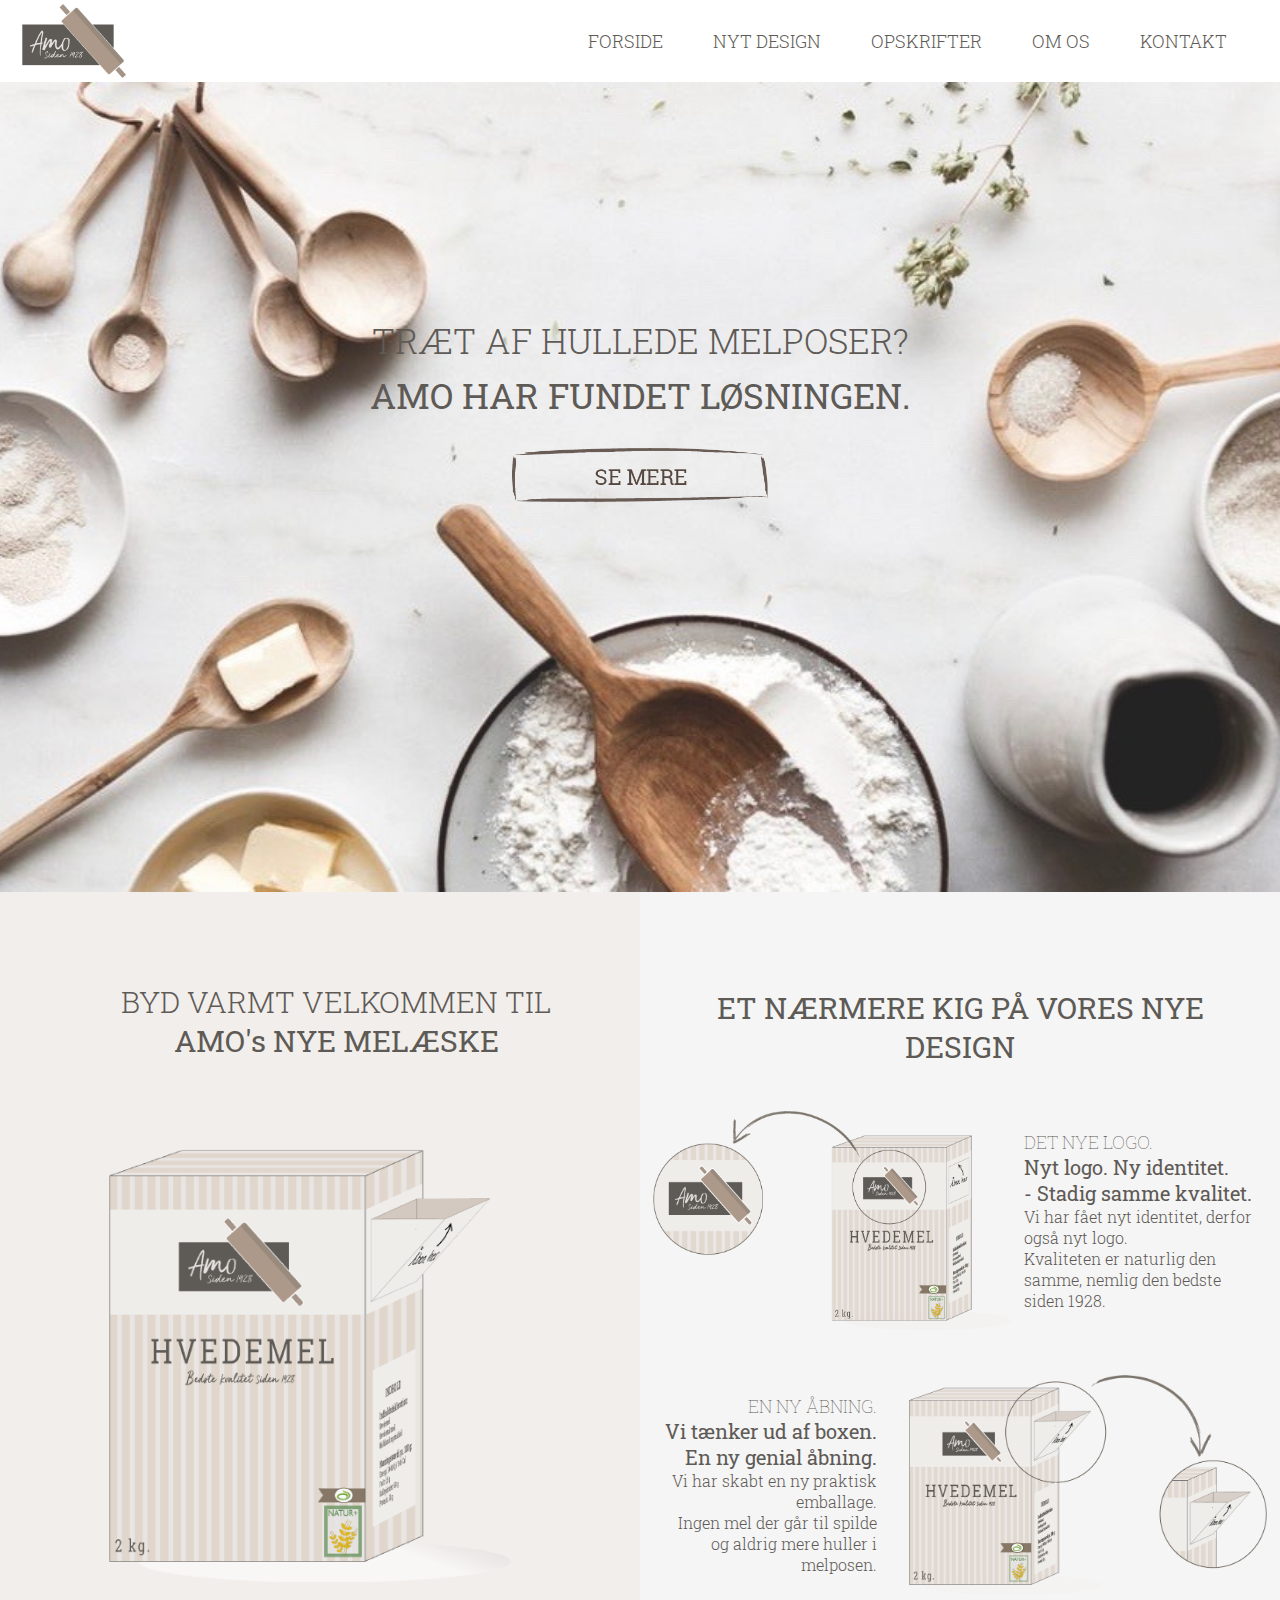
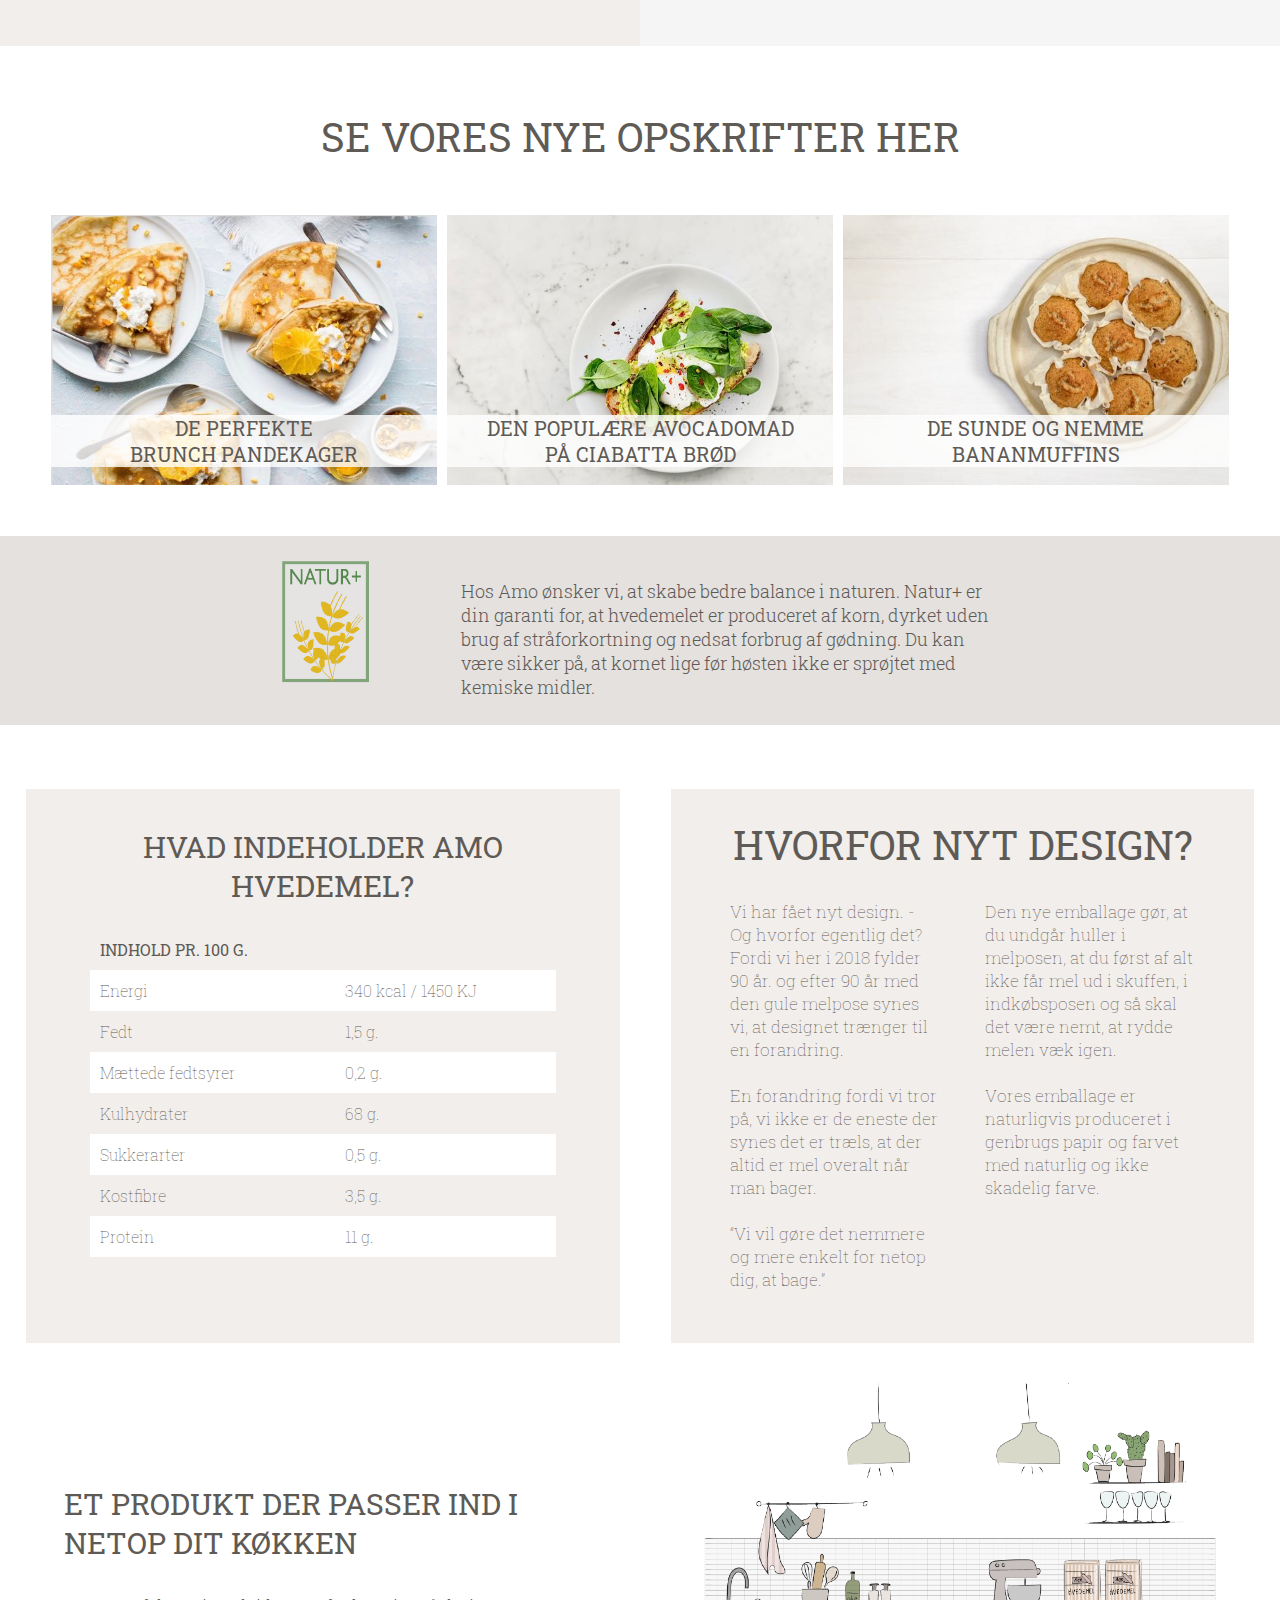
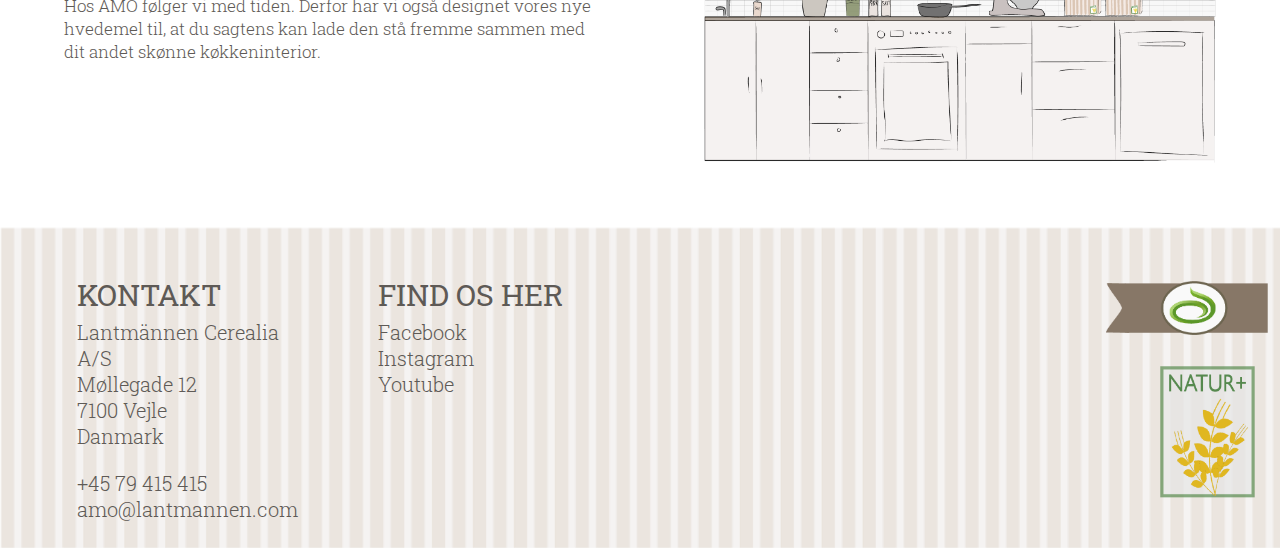
<file: index.html>
<!DOCTYPE html>
<html lang="da">

<head>
    <meta charset="UTF-8">

    <meta name="viewport" content="width=device-width, minimum-scale=1.0">

    <title>Amo Hvedemel - Bedste kvaltiet indeni og udenpå.</title>

    <meta name="description" content="Amos hvedemel har fået nyt design og nyt logo. Praktisk og nem at bruge. Fri for huller i melposen. Miljøvenlig indpakning.">

    <link rel="stylesheet" href="css/style.css">
    <link href="https://fonts.googleapis.com/css?family=Roboto+Slab:100,300,400,700" rel="stylesheet">
</head>

<body>

    <header>
        <div id="logo-burger">
            <a href="index.html"><img class="logo1" src="images/logo-amo.png" alt="amo-logo"></a>
            <label for="toggle">&#9776;</label>
        </div>
        <nav>
            <input type="checkbox" id="toggle" class="hidden">
            <ul id="main-nav">
                <li><a href="index.html">FORSIDE</a></li>
                <li><a href="index.html#nyt-design">NYT DESIGN</a>
                </li>
                <li><a href="index.html#opskrifter">OPSKRIFTER</a></li>
                <li><a href="om-amo.html">OM OS</a></li>
                <li><a href="#kontakt">KONTAKT</a></li>
            </ul>
        </nav>
    </header>


    <section id="home">
        <h1>TRÆT AF HULLEDE MELPOSER? <br><b>AMO HAR FUNDET LØSNINGEN.</b></h1>
        <a href="#velkommen"><img class="se-mere" src="images/se-mere.png" alt="se-mere"></a>
    </section>

    <div id="laptop">
        <section id="velkommen">
            <div class="velkommen-tablet">
                <h3>BYD VARMT VELKOMMEN TIL <br> <b>AMO's NYE MELÆSKE</b></h3>
                <img class="forside-billede" src="images/amo-hvedemel-forside.png" alt="amo-hvedemel-ny-indpakning">
            </div>
            <div class="boks">
                <a href="#nyt-design"><img class="se-mere1" src="images/se-mere.png" alt="se-mere"></a>
            </div>
        </section>


        <section id="nyt-design">
            <h2>ET NÆRMERE KIG PÅ VORES NYE DESIGN</h2>
            <div class="ny-aabning">
                <img src="images/nyt-logo-amo.png" alt="amo-logo">
                <div class="nyt-design-tekst">
                    <p class="p1">DET NYE LOGO.</p>
                    <p class="p2">Nyt logo. Ny identitet.
                        <br>- Stadig samme kvalitet.</p>
                    <p class="p3">Vi har fået nyt identitet, derfor også nyt logo. <br>
                        Kvaliteten er naturlig den samme, nemlig den bedste siden 1928.
                    </p>
                </div>
            </div>
            <div class="nyt-logo">
                <img src="images/ny-aabning-amo.png" alt="amo-ny-aabning">
                <div class="nyt-design-tekst1">
                    <p class="p1">EN NY ÅBNING.</p>
                    <p class="p2">Vi tænker ud af boxen.<br>En ny genial åbning.</p>
                    <p class="p3">Vi har skabt en ny praktisk emballage.
                        <br>Ingen mel der går til spilde
                        og aldrig mere huller i melposen.
                    </p>
                </div>
            </div>
            <a href="#nyt-design-hvorfor"><img class="laes-mere" src="images/laes-mere.png" alt="læs-mere-om-vores-design"></a>
        </section>
    </div>

<div id="vend-om">
   <div>
    <blockquote id="amo-natur">
        <p>Hos Amo ønsker vi, at skabe bedre balance i naturen. Natur+ er din garanti for, at hvedemelet er produceret af korn, dyrket uden brug af stråforkortning og nedsat forbrug af gødning. Du kan være sikker på, at kornet lige før høsten ikke er sprøjtet med kemiske midler.</p>
        <img src="images/natur-logo.png" alt="amo-natur+">
    </blockquote>
    </div>


<div>
    <h2 id="opskrifter">SE VORES NYE OPSKRIFTER HER</h2>

    <div class="container1">
        <div class="box1">
            <a href="amo-pandekager.html">
                <p class="text1">DE PERFEKTE <br>BRUNCH PANDEKAGER</p>
            </a>
        </div>
        <div class="box2">
            <a href="amo-avocadomad.html">
                <p class="text1">DEN POPULÆRE AVOCADOMAD <br>PÅ CIABATTA BRØD</p>
            </a>
        </div>
        <div class="box3">
            <a href="amo-bananmuffins.html">
                <p class="text1">DE SUNDE OG NEMME <br>BANANMUFFINS</p>
            </a>
        </div>
    </div>
    </div>
    </div>

    <div class="rowrow">
        <section id="indhold">
            <div>
                <h3>HVAD INDEHOLDER AMO HVEDEMEL?</h3>
                <table>
                    <tr>
                        <th>INDHOLD PR. 100 G.</th>
                    </tr>
                    <tr>
                        <td>Energi</td>
                        <td>340 kcal / 1450 KJ</td>
                    </tr>
                    <tr>
                        <td>Fedt</td>
                        <td>1,5 g.</td>
                    </tr>
                    <tr>
                        <td>Mættede fedtsyrer</td>
                        <td>0,2 g.</td>
                    </tr>
                    <tr>
                        <td>Kulhydrater</td>
                        <td>68 g.</td>
                    </tr>
                    <tr>
                        <td>Sukkerarter</td>
                        <td>0,5 g.</td>
                    </tr>
                    <tr>
                        <td>Kostfibre</td>
                        <td>3,5 g.</td>
                    </tr>
                    <tr>
                        <td>Protein</td>
                        <td>11 g. </td>
                    </tr>
                </table>
            </div>
        </section>


        <article id="nyt-design-hvorfor">
            <div>
                <h2>HVORFOR NYT DESIGN?</h2>
                <div class="nytdesign-tekst">
                    <div class="hvorfor1">
                        <p>
                            Vi har fået nyt design.
                            - Og hvorfor egentlig det?
                            Fordi vi her i 2018 fylder 90 år.
                            og efter 90 år med den gule melpose synes vi, at designet trænger til en forandring.
                            <br><br>

                            En forandring fordi vi tror på, vi ikke er de eneste der synes det er træls, at der altid er mel overalt når man bager.
                            <br><br>

                            “Vi vil gøre det nemmere
                            og mere enkelt for
                            netop dig, at bage.”
                            <br><br></p>
                    </div>

                    <div class="hvorfor2">
                        <p>Den nye emballage gør, at du undgår huller i melposen, at du først af alt ikke får mel ud i skuffen, i indkøbsposen og så skal det være nemt, at rydde melen væk igen.
                            <br><br>

                            Vores emballage er naturligvis produceret i genbrugs papir og farvet med naturlig og ikke skadelig farve.</p>
                    </div>
                </div>
            </div>
        </article>
    </div>

    <section id="amo-koekken">
        <div class="div1">
            <h3>ET PRODUKT DER PASSER IND I NETOP DIT KØKKEN</h3>
            <p>Hos AMO følger vi med tiden. Derfor har vi også designet vores nye hvedemel til, at du sagtens kan lade den stå fremme sammen med dit andet skønne køkkeninterior. </p>
        </div>
        <div class="div2">
            <img src="images/amo-tegning-koekken.png" alt="">
        </div>
    </section>


    <footer id="kontakt">
        <div class="kontakt">
            <h3>KONTAKT</h3>
            <p>Lantmännen Cerealia A/S</p>
            <p>Møllegade 12</p>
            <p>7100 Vejle</p>
            <p>Danmark</p>
            <br>
            <p>+45 79 415 415</p>
            <p>amo@lantmannen.com</p>
        </div>
        <div class="find-os">
            <h3>FIND OS HER</h3>
            <p><a href="https://www.facebook.com/amodanmark/">Facebook</a></p>
            <p><a href="https://www.instagram.com/amodanmark/?hl=da">Instagram</a></p>
            <p><a href="https://www.youtube.com/channel/UCpWmm1Vwp1QWhXt4ir-Wz4w">Youtube</a></p>
        </div>
        <div class="footer-logo">
            <a href="https://lantmannencerealia.com/"><img class="lantmannen" src="images/lantmannen.png" alt="lantmannen-logo"></a>
            <a href="index.html#amo-natur"><img class="natur" src="images/natur-logo.png" alt="natut+-logo"></a>
        </div>
    </footer>





</body>

</html>
</file>
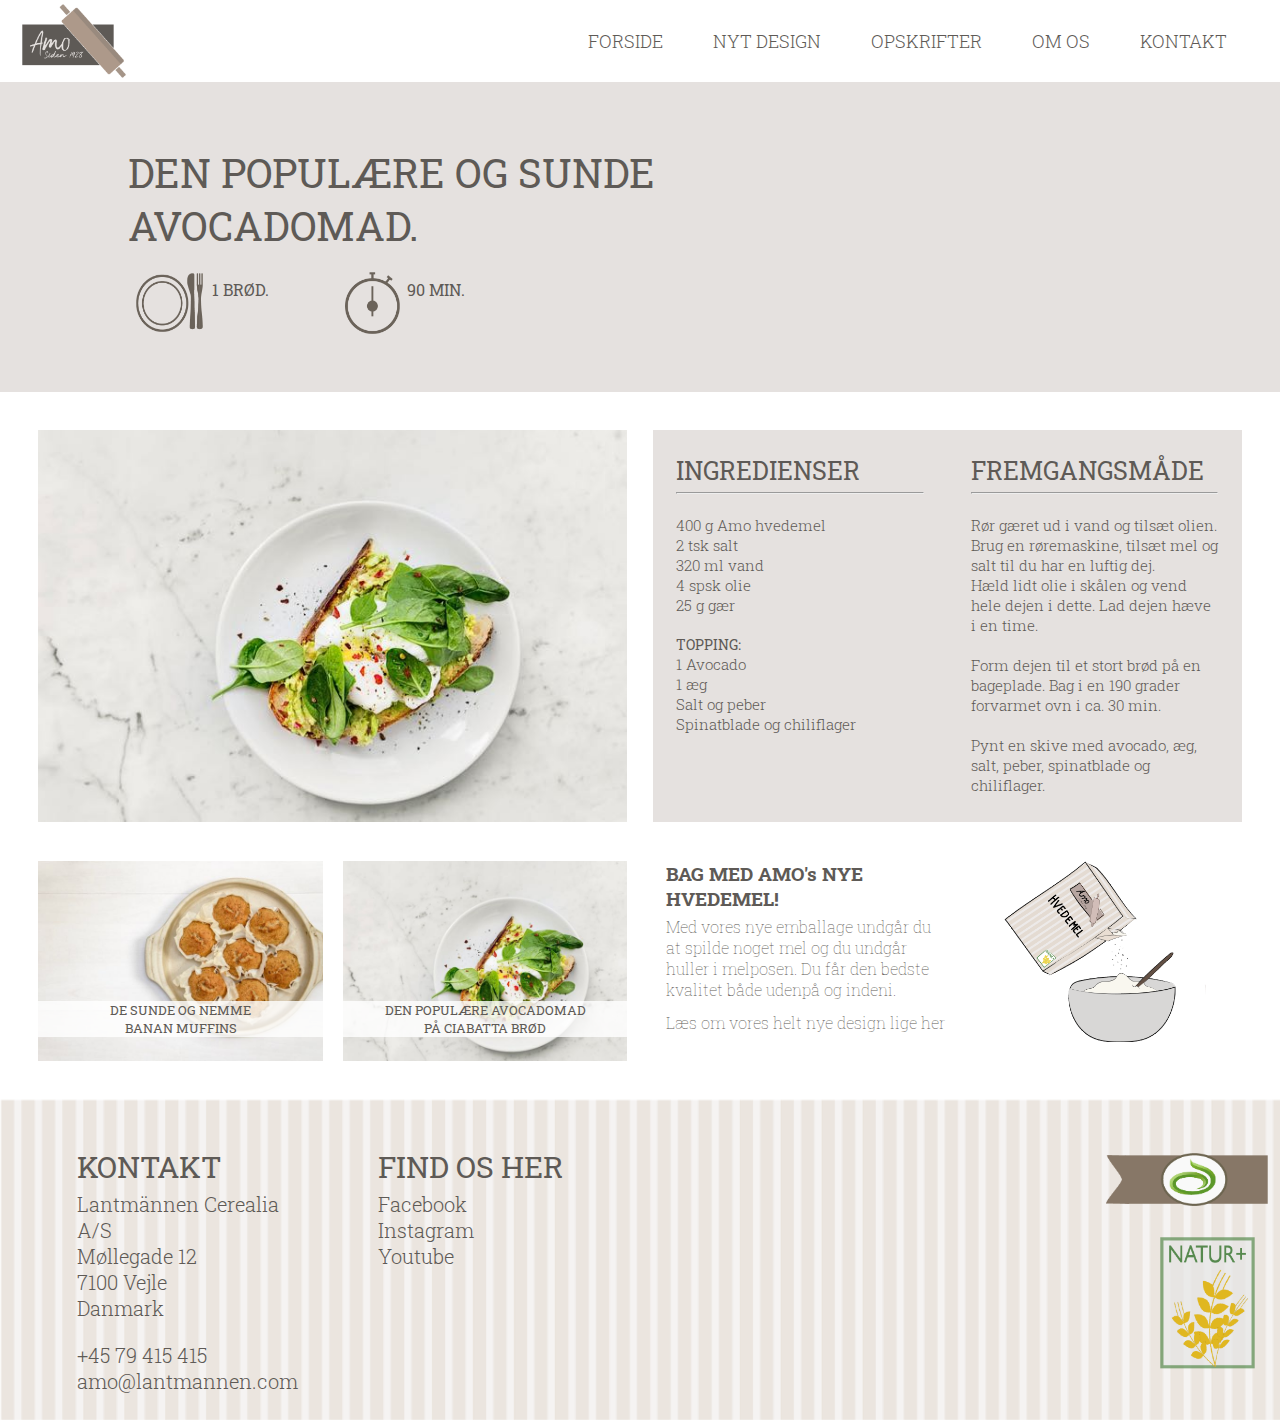
<file: amo-avocadomad.html>
<!DOCTYPE html>
<html lang="da">

<head>
    <meta charset="UTF-8">

    <meta name="viewport" content="width=device-width, minimum-scale=1.0">

    <title>Amo - De populære avocadomad</title>

    <meta name="description" content="Amo giver dig opskriften på ciabattabrød til avocadomaden. Brug Amo's nye praktiske hvedemel, der har fået ny emballage.">

    <link rel="stylesheet" href="css/style.css">
    <link href="https://fonts.googleapis.com/css?family=Roboto+Slab:100,300,400,700" rel="stylesheet">
</head>

<body>

    <header>
        <div id="logo-burger">
            <a href="index.html"><img class="logo1" src="images/logo-amo.png" alt="logo-amo"></a>
            <label for="toggle">&#9776;</label>
        </div>
        <nav>
            <input type="checkbox" id="toggle" class="hidden">
            <ul id="main-nav">
                <li><a href="index.html">FORSIDE</a></li>
                <li><a href="index.html#nyt-design">NYT DESIGN</a>
                </li>
                <li><a href="index.html#opskrifter">OPSKRIFTER</a></li>
                <li><a href="om-amo.html">OM OS</a></li>
                <li><a href="#kontakt">KONTAKT</a></li>
            </ul>
        </nav>
    </header>

    <section class="opskrift-overskrift">
        <h1>DEN POPULÆRE OG SUNDE <br> AVOCADOMAD.</h1>
        <div class="info-opskrift">
            <div class="antal">
                <img src="images/mad-ikon.png" alt="tallerken-ikon">
                <p>1 BRØD.</p>
            </div>
            <div class="tid">
                <img src="images/ur-ikon.png" alt="ur-ikon">
                <p>90 MIN.</p>
            </div>
        </div>
    </section>

    <div class="flex">
        <img class="opskrift-billede" src="images/avocado-opskrift.jpeg" alt="amo-ciabatta-opskrift">


        <article class="opskrift-index">
            <div>
            <h2>INGREDIENSER</h2>
            <hr>
            <br>
            <p>400 g Amo hvedemel
                <br>
                2 tsk salt
                <br>
                320 ml vand
                <br>
                4 spsk olie
                <br>
                25 g gær
                <br>
                <br>
            </p>

            <h3>TOPPING:</h3>
            <p>1 Avocado
                <br>
                1 æg
                <br>
                Salt og peber
                <br>
                Spinatblade og chiliflager
                <br><br>
            </p>
            </div>
            <div>
            <h2>FREMGANGSMÅDE</h2>
            <hr>
            <br>
            <p>Rør gæret ud i vand og tilsæt olien.
                Brug en røremaskine, tilsæt mel og salt til du har en luftig dej.<br>
                Hæld lidt olie i skålen og vend hele dejen i dette. Lad dejen hæve i en time. <br><br>
                Form dejen til et stort brød på en bageplade. Bag i en 190 grader forvarmet ovn i ca. 30 min.<br><br>
                Pynt en skive med avocado, æg, salt, peber, spinatblade og chiliflager.
                <br></p>
            </div>

        </article>
    </div>



    <section class="flex1">
        <div class="container2">
            <div class="box11">
                <a href="amo-bananmuffins.html">
                    <p class="text11">DE SUNDE OG NEMME <br>BANAN MUFFINS</p>
                </a>
            </div>
            <div class="box22">
                <a href="amo-avocadomad.html">
                    <p class="text11">DEN POPULÆRE AVOCADOMAD <br>PÅ CIABATTA BRØD</p>
                </a>
            </div>
        </div>
        <div class="wrap">
           <div class="tegning-tekst">
            <h3>BAG MED AMO's NYE HVEDEMEL!</h3>
            <p>Med vores nye emballage undgår du at spilde noget mel og du undgår huller i melposen. Du får den bedste kvalitet både udenpå og indeni.</p>
            <p>Læs om vores helt nye design <a href="index.html#nyt-design">lige her</a></p>
        </div>
        <div class="tegning">
            <img src="images/amo-bagning.png" alt="amo-bagning-tegning">
        </div>
        </div>
    </section>


    <footer id="kontakt">
        <div class="kontakt">
            <h3>KONTAKT</h3>
            <p>Lantmännen Cerealia A/S</p>
            <p>Møllegade 12</p>
            <p>7100 Vejle</p>
            <p>Danmark</p>
            <br>
            <p>+45 79 415 415</p>
            <p>amo@lantmannen.com</p>
        </div>
        <div class="find-os">
            <h3>FIND OS HER</h3>
            <p><a href="https://www.facebook.com/amodanmark/">Facebook</a></p>
            <p><a href="https://www.instagram.com/amodanmark/?hl=da">Instagram</a></p>
            <p><a href="https://www.youtube.com/channel/UCpWmm1Vwp1QWhXt4ir-Wz4w">Youtube</a></p>
        </div>
        <div class="footer-logo">
            <a href="https://lantmannencerealia.com/"><img class="lantmannen" src="images/lantmannen.png" alt="lantmannen-logo"></a>
            <a href="index.html#amo-natur"><img class="natur" src="images/natur-logo.png" alt="natut+-logo"></a>
        </div>
    </footer>





</body>

</html>
</file>
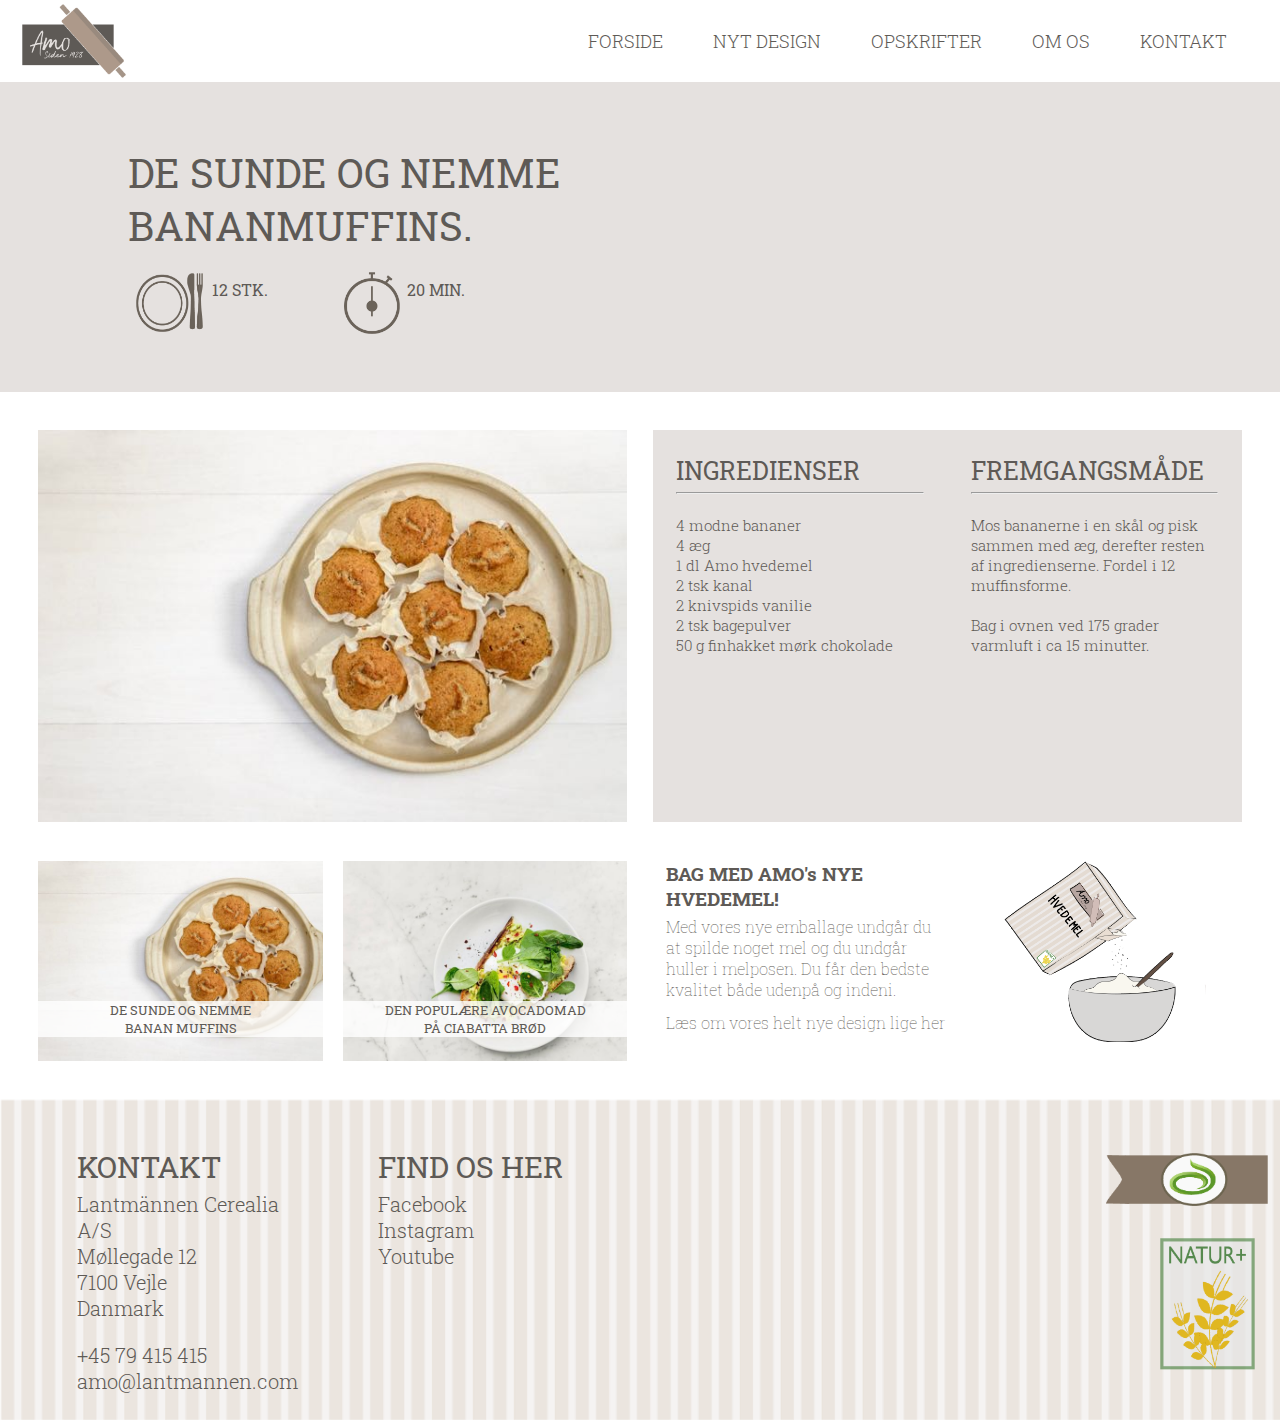
<file: amo-bananmuffins.html>
<!DOCTYPE html>
<html lang="da">

<head>
    <meta charset="UTF-8">

    <meta name="viewport" content="width=device-width, minimum-scale=1.0">

    <title>Amo - De sunde bananmuffins</title>

    <meta name="description" content="Amo giver dig opskriften på sunde og nemme bananmuffins. Brug Amo's nye praktiske hvedemel, der har fået ny emballage.">

    <link rel="stylesheet" href="css/style.css">
    <link href="https://fonts.googleapis.com/css?family=Roboto+Slab:100,300,400,700" rel="stylesheet">
</head>

<body>

    <header>
        <div id="logo-burger">
            <a href="index.html"><img class="logo1" src="images/logo-amo.png" alt="logo-amo"></a>
            <label for="toggle">&#9776;</label>
        </div>
        <nav>
            <input type="checkbox" id="toggle" class="hidden">
            <ul id="main-nav">
                <li><a href="index.html">FORSIDE</a></li>
                <li><a href="index.html#nyt-design">NYT DESIGN</a>
                </li>
                <li><a href="index.html#opskrifter">OPSKRIFTER</a></li>
                <li><a href="om-amo.html">OM OS</a></li>
                <li><a href="#kontakt">KONTAKT</a></li>
            </ul>
        </nav>
    </header>

    <section class="opskrift-overskrift">
        <h1>DE SUNDE OG NEMME<br> BANANMUFFINS.</h1>
        <div class="info-opskrift">
            <div class="antal">
                <img src="images/mad-ikon.png" alt="tallerken-ikon">
                <p>12 STK.</p>
            </div>
            <div class="tid">
                <img src="images/ur-ikon.png" alt="ur-ikon">
                <p>20 MIN.</p>
            </div>
        </div>
    </section>

    <div class="flex">
        <img class="opskrift-billede" src="images/bananmuffin-opskrift.jpeg" alt="amo-bananmuffins-opskrift">


        <article class="opskrift-index">
            <div>
                <h2>INGREDIENSER</h2>
                <hr>
                <br>
                <p>4 modne bananer
                    <br>
                    4 æg
                    <br>
                    1 dl Amo hvedemel
                    <br>
                    2 tsk kanal
                    <br>
                    2 knivspids vanilie
                    <br>
                    2 tsk bagepulver
                    <br>
                    50 g finhakket mørk chokolade
                    <br>
                    <br>
                </p>
            </div>

            <div>
                <h2>FREMGANGSMÅDE</h2>
                <hr>
                <br>
                <p>Mos bananerne i en skål og pisk sammen med æg, derefter resten af ingredienserne. Fordel i 12 muffinsforme.
                    <br><br>
                    Bag i ovnen ved 175 grader varmluft i ca 15 minutter.</p>
            </div>
        </article>
    </div>



    <section class="flex1">
        <div class="container2">
            <div class="box11">
                <a href="amo-bananmuffins.html">
                    <p class="text11">DE SUNDE OG NEMME <br>BANAN MUFFINS</p>
                </a>
            </div>
            <div class="box22">
                <a href="amo-avocadomad.html">
                    <p class="text11">DEN POPULÆRE AVOCADOMAD <br>PÅ CIABATTA BRØD</p>
                </a>
            </div>
        </div>
        <div class="wrap">
            <div class="tegning-tekst">
                <h3>BAG MED AMO's NYE HVEDEMEL!</h3>
                <p>Med vores nye emballage undgår du at spilde noget mel og du undgår huller i melposen. Du får den bedste kvalitet både udenpå og indeni.</p>
                <p>Læs om vores helt nye design <a href="index.html#nyt-design">lige her</a></p>
            </div>
            <div class="tegning">
                <img src="images/amo-bagning.png" alt="amo-bagning-tegning">
            </div>
        </div>
    </section>


    <footer id="kontakt">
        <div class="kontakt">
            <h3>KONTAKT</h3>
            <p>Lantmännen Cerealia A/S</p>
            <p>Møllegade 12</p>
            <p>7100 Vejle</p>
            <p>Danmark</p>
            <br>
            <p>+45 79 415 415</p>
            <p>amo@lantmannen.com</p>
        </div>
        <div class="find-os">
            <h3>FIND OS HER</h3>
            <p><a href="https://www.facebook.com/amodanmark/">Facebook</a></p>
            <p><a href="https://www.instagram.com/amodanmark/?hl=da">Instagram</a></p>
            <p><a href="https://www.youtube.com/channel/UCpWmm1Vwp1QWhXt4ir-Wz4w">Youtube</a></p>
        </div>
        <div class="footer-logo">
            <a href="https://lantmannencerealia.com/"><img class="lantmannen" src="images/lantmannen.png" alt="lantmannen-logo"></a>
            <a href="index.html#amo-natur"><img class="natur" src="images/natur-logo.png" alt="natut+-logo"></a>
        </div>
    </footer>





</body>

</html>
</file>
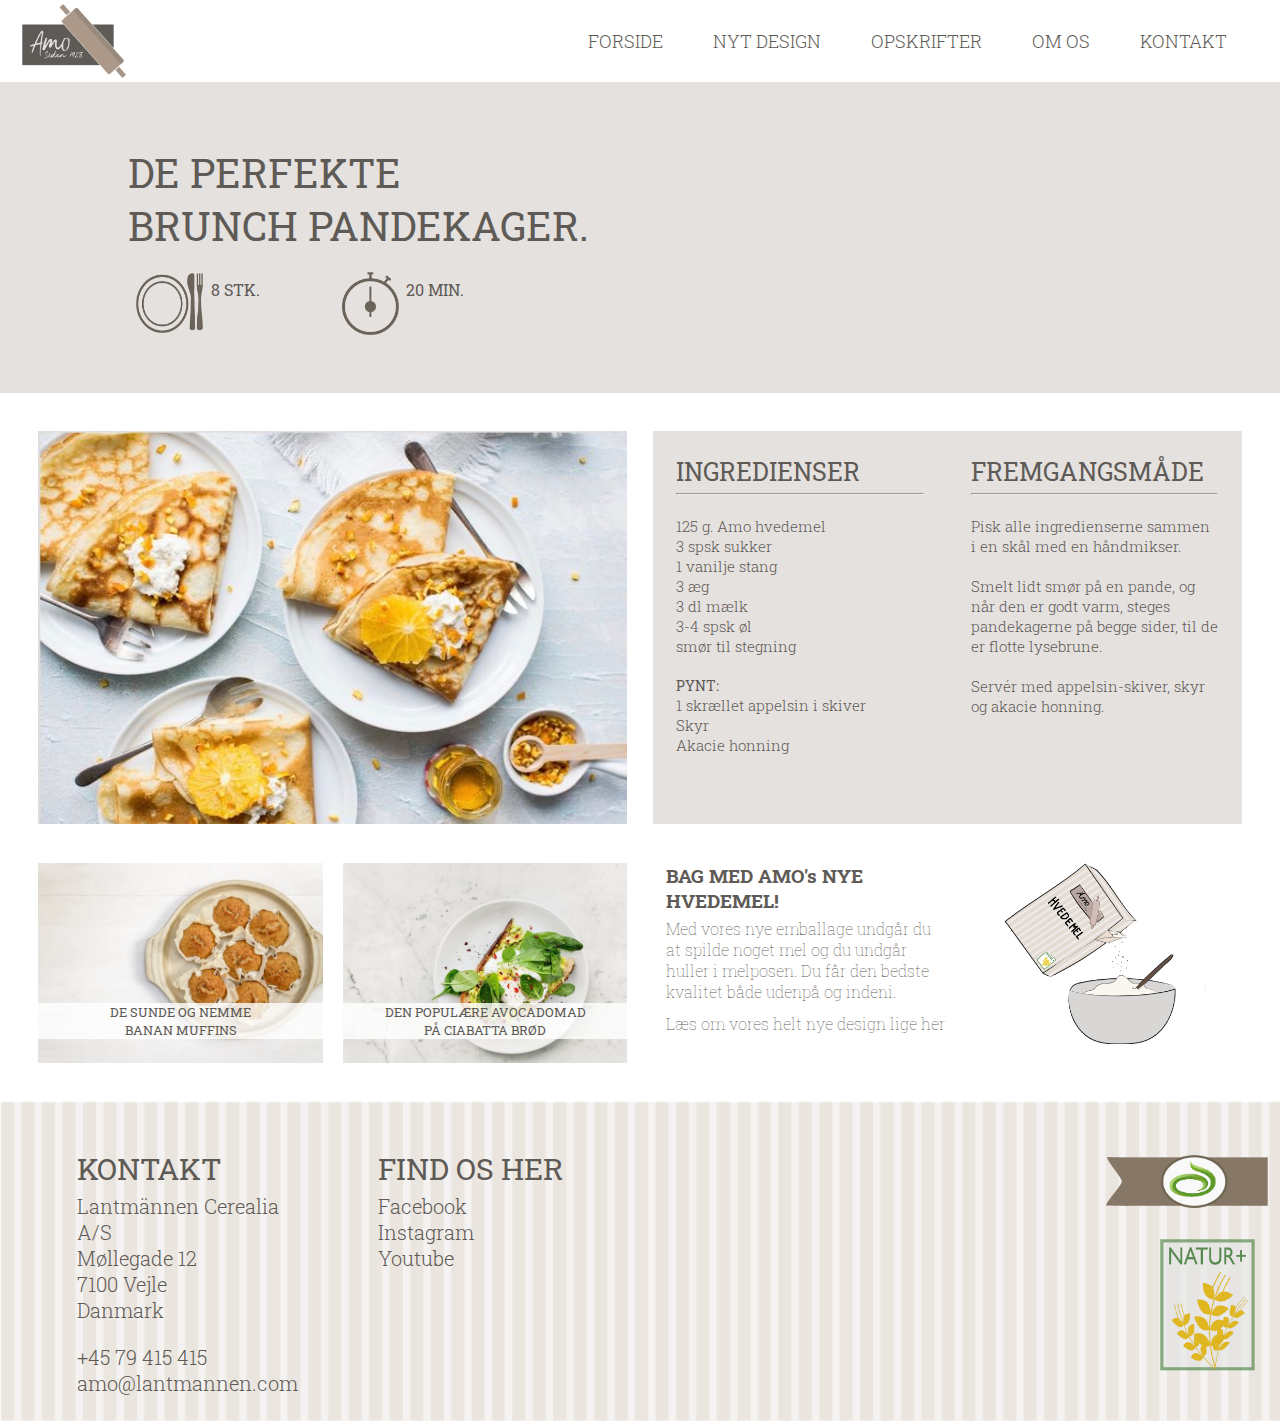
<file: amo-pandekager.html>
<!DOCTYPE html>
<html lang="da">

<head>
    <meta charset="UTF-8">

    <meta name="viewport" content="width=device-width, minimum-scale=1.0">

    <title>Amo - De perfekte brunchpandekager</title>

    <meta name="description" content="Amo giver dig opskriften på de perfekte brunchpandekager. Brug Amo's nye praktiske hvedemel, der har fået ny emballage.">

    <link rel="stylesheet" href="css/style.css">
    <link href="https://fonts.googleapis.com/css?family=Roboto+Slab:100,300,400,700" rel="stylesheet">
</head>

<body>

    <header>
        <div id="logo-burger">
            <a href="index.html"><img class="logo1" src="images/logo-amo.png" alt="logo-amo"></a>
            <label for="toggle">&#9776;</label>
        </div>
        <nav>
            <input type="checkbox" id="toggle" class="hidden">
            <ul id="main-nav">
                <li><a href="index.html">FORSIDE</a></li>
                <li><a href="index.html#nyt-design">NYT DESIGN</a>
                </li>
                <li><a href="index.html#opskrifter">OPSKRIFTER</a></li>
                <li><a href="om-amo.html">OM OS</a></li>
                <li><a href="#kontakt">KONTAKT</a></li>
            </ul>
        </nav>
    </header>

    <section class="opskrift-overskrift">
        <h1>DE PERFEKTE <br> BRUNCH PANDEKAGER.</h1>
        <div class="info-opskrift">
            <div class="antal">
                <img src="images/mad-ikon.png" alt="tallerken-ikon">
                <p>8 STK.</p>
            </div>
            <div class="tid">
                <img src="images/ur-ikon.png" alt="ur-ikon">
                <p>20 MIN.</p>
            </div>
        </div>
    </section>

    <div class="flex">
        <img class="opskrift-billede" src="images/pandekager-opskrift.jpg" alt="amo-pandekager-opskrift">


        <article class="opskrift-index">
            <div>
                <h2>INGREDIENSER</h2>
                <hr>
                <br>
                <p>125 g. Amo hvedemel
                    <br>
                    3 spsk sukker
                    <br>
                    1 vanilje stang
                    <br>
                    3 æg
                    <br>
                    3 dl mælk
                    <br>
                    3-4 spsk øl
                    <br>
                    smør til stegning
                    <br>
                    <br>
                </p>

                <h3>PYNT:</h3>
                <p>1 skrællet appelsin i skiver
                    <br>
                    Skyr
                    <br>
                    Akacie honning
                    <br><br>
                </p>
            </div>
            <div>
                <h2>FREMGANGSMÅDE</h2>
                <hr>
                <br>
                <p>Pisk alle ingredienserne sammen i en skål med en håndmikser. <br><br>
                    Smelt lidt smør på en pande, og når den er godt varm, steges pandekagerne på begge sider, til de er flotte lysebrune. <br><br>
                    Servér med appelsin-skiver, skyr og akacie honning.
                    <br></p>
            </div>
        </article>
    </div>



    <section class="flex1">
        <div class="container2">
            <div class="box11">
                <a href="amo-bananmuffins.html">
                    <p class="text11">DE SUNDE OG NEMME <br>BANAN MUFFINS</p>
                </a>
            </div>
            <div class="box22">
                <a href="amo-avocadomad.html">
                    <p class="text11">DEN POPULÆRE AVOCADOMAD <br>PÅ CIABATTA BRØD</p>
                </a>
            </div>
        </div>
        <div class="wrap">
           <div class="tegning-tekst">
            <h3>BAG MED AMO's NYE HVEDEMEL!</h3>
            <p>Med vores nye emballage undgår du at spilde noget mel og du undgår huller i melposen. Du får den bedste kvalitet både udenpå og indeni.</p>
            <p>Læs om vores helt nye design <a href="index.html#nyt-design">lige her</a></p>
        </div>
        <div class="tegning">
            <img src="images/amo-bagning.png" alt="amo-bagning-tegning">
        </div>
        </div>
    </section>


    <footer id="kontakt">
        <div class="kontakt">
            <h3>KONTAKT</h3>
            <p>Lantmännen Cerealia A/S</p>
            <p>Møllegade 12</p>
            <p>7100 Vejle</p>
            <p>Danmark</p>
            <br>
            <p>+45 79 415 415</p>
            <p>amo@lantmannen.com</p>
        </div>
        <div class="find-os">
            <h3>FIND OS HER</h3>
            <p><a href="https://www.facebook.com/amodanmark/">Facebook</a></p>
            <p><a href="https://www.instagram.com/amodanmark/?hl=da">Instagram</a></p>
            <p><a href="https://www.youtube.com/channel/UCpWmm1Vwp1QWhXt4ir-Wz4w">Youtube</a></p>
        </div>
        <div class="footer-logo">
            <a href="https://lantmannencerealia.com/"><img class="lantmannen" src="images/lantmannen.png" alt="lantmannen-logo"></a>
            <a href="index.html#amo-natur"><img class="natur" src="images/natur-logo.png" alt="natut+-logo"></a>
        </div>
    </footer>





</body>

</html>
</file>
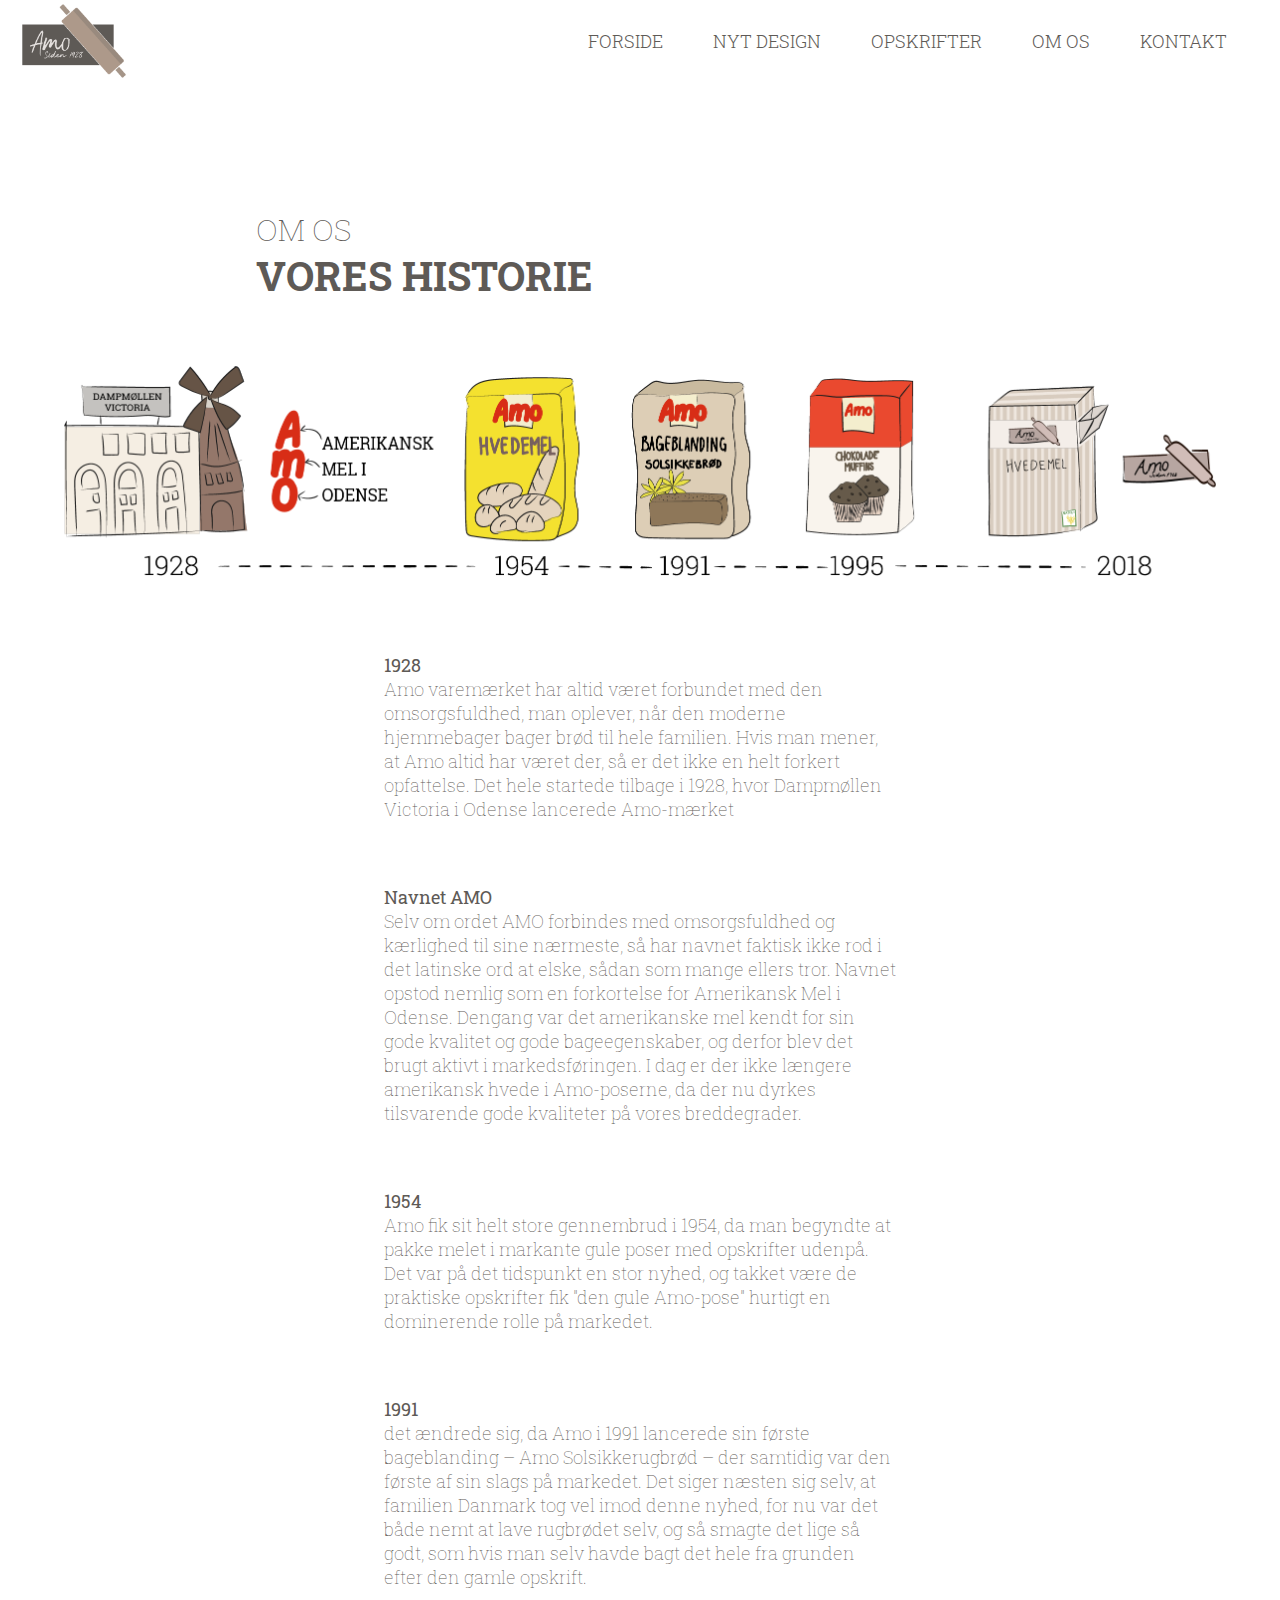
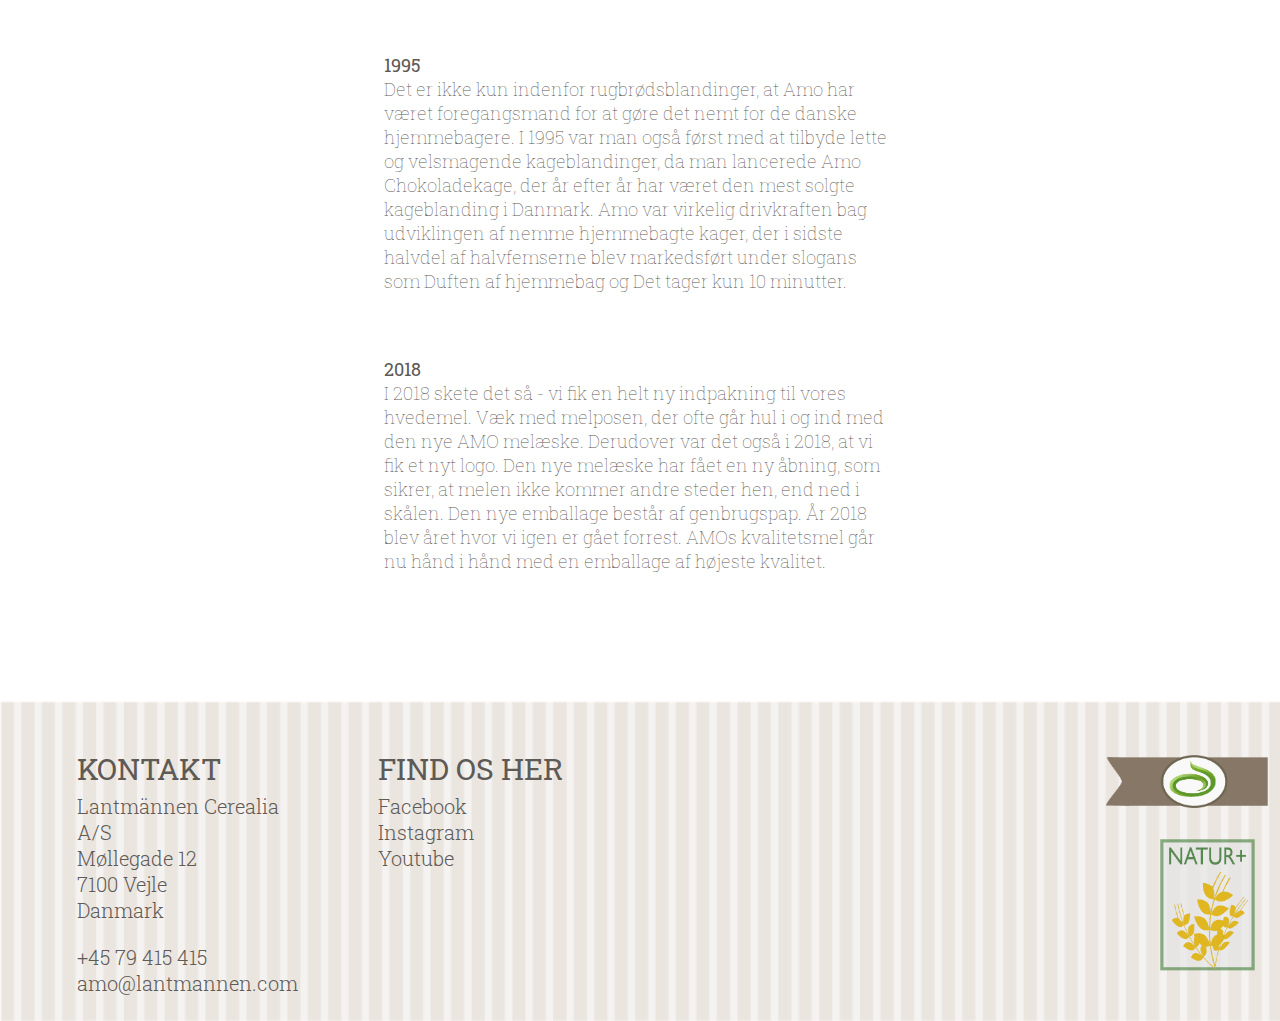
<file: om-amo.html>
<!DOCTYPE html>
<html lang="da">

<head>
    <meta charset="UTF-8">

    <meta name="viewport" content="width=device-width, minimum-scale=1.0">

    <title>Om os - Amo's historie</title>

    <meta name="description" content="Amo's hvedemel har i 2018 ændret design og emballage. Læs om hele vores historie. Amo har haft den bedste kvalitet siden 1928.">

    <link rel="stylesheet" href="css/style.css">
    <link href="https://fonts.googleapis.com/css?family=Roboto+Slab:100,300,400,700" rel="stylesheet">
</head>

<body>

    <header>
        <div id="logo-burger">
            <a href="index.html"><img class="logo1" src="images/logo-amo.png" alt="logo-amo"></a>
            <label for="toggle">&#9776;</label>
        </div>
        <nav>
            <input type="checkbox" id="toggle" class="hidden">
            <ul id="main-nav">
                <li><a href="index.html">FORSIDE</a></li>
                <li><a href="index.html#nyt-design">NYT DESIGN</a>
                </li>
                <li><a href="index.html#opskrifter">OPSKRIFTER</a></li>
                <li><a href="om-amo.html">OM OS</a></li>
                <li><a href="#kontakt">KONTAKT</a></li>
            </ul>
        </nav>
    </header>

<section class="historie">
   <p>OM OS</p>
    <h1>VORES HISTORIE</h1>
    </section>

    <article class="tidslinje">
            <img class="laptop" src="images/amo-historie.png" alt="amo-historie-tidslinje">
            <img class="mobile" src="images/amo-historie-1.png" alt="amo-historie-tidslinje">
            <p><b>1928</b><br> Amo varemærket har altid været forbundet med den omsorgsfuldhed, man oplever, når den moderne hjemmebager bager brød til hele familien. Hvis man mener, at Amo altid har været der, så er det ikke en helt forkert opfattelse. Det hele startede tilbage i 1928, hvor Dampmøllen Victoria i Odense lancerede Amo-mærket</p>
            <p><b>Navnet AMO</b><br>Selv om ordet AMO forbindes med omsorgsfuldhed og kærlighed til sine nærmeste, så har navnet faktisk ikke rod i det latinske ord at elske, sådan som mange ellers tror. Navnet opstod nemlig som en forkortelse for Amerikansk Mel i Odense.
            Dengang var det amerikanske mel kendt for sin gode kvalitet og gode bageegenskaber, og derfor blev det brugt aktivt i markedsføringen. I dag er der ikke længere amerikansk hvede i Amo-poserne, da der nu dyrkes tilsvarende gode kvaliteter på vores breddegrader.</p>
            <p><b>1954</b><br>Amo fik sit helt store gennembrud i 1954, da man begyndte at pakke melet i markante gule poser med opskrifter udenpå. Det var på det tidspunkt en stor nyhed, og takket være de praktiske opskrifter fik "den gule Amo-pose" hurtigt en dominerende rolle på markedet.</p>
            <p><b>1991</b><br>det ændrede sig, da Amo i 1991 lancerede sin første bageblanding – Amo Solsikkerugbrød – der samtidig var den første af sin slags på markedet. Det siger næsten sig selv, at familien Danmark tog vel imod denne nyhed, for nu var det både nemt at lave rugbrødet selv, og så smagte det lige så godt, som hvis man selv havde bagt det hele fra grunden efter den gamle opskrift.</p>
            <p><b>1995</b><br>Det er ikke kun indenfor rugbrødsblandinger, at Amo har været foregangsmand for at gøre det nemt for de danske hjemmebagere. I 1995 var man også først med at tilbyde lette og velsmagende kageblandinger, da man lancerede Amo Chokoladekage, der år efter år har været den mest solgte kageblanding i Danmark.
            Amo var virkelig drivkraften bag udviklingen af nemme hjemmebagte kager, der i sidste halvdel af halvfemserne blev markedsført under slogans som Duften af hjemmebag og Det tager kun 10 minutter.</p>
            <p><b>2018</b><br>I 2018 skete det så - vi fik en helt ny indpakning til vores hvedemel. Væk med melposen, der ofte går hul i og ind med den nye AMO melæske. Derudover var det også i 2018, at vi fik et nyt logo. Den nye melæske har fået en ny åbning, som sikrer, at melen ikke kommer andre steder hen, end ned i skålen. Den nye emballage består af genbrugspap. År 2018 blev året hvor vi igen er gået forrest. AMOs kvalitetsmel går nu hånd i hånd med en emballage af højeste kvalitet.</p>
    </article>



    <footer id="kontakt">
        <div class="kontakt">
            <h3>KONTAKT</h3>
            <p>Lantmännen Cerealia A/S</p>
            <p>Møllegade 12</p>
            <p>7100 Vejle</p>
            <p>Danmark</p>
            <br>
            <p>+45 79 415 415</p>
            <p>amo@lantmannen.com</p>
        </div>
        <div class="find-os">
            <h3>FIND OS HER</h3>
            <p><a href="https://www.facebook.com/amodanmark/">Facebook</a></p>
            <p><a href="https://www.instagram.com/amodanmark/?hl=da">Instagram</a></p>
            <p><a href="https://www.youtube.com/channel/UCpWmm1Vwp1QWhXt4ir-Wz4w">Youtube</a></p>
        </div>
        <div class="footer-logo">
            <a href="https://lantmannencerealia.com/"><img class="lantmannen" src="images/lantmannen.png" alt="lantmannen-logo"></a>
            <a href="index.html#amo-natur"><img class="natur" src="images/natur-logo.png" alt="natut+-logo"></a>
        </div>
    </footer>


</body>

</html>
</file>
<file: css/style.css>
* {
    box-sizing: border-box;
    margin: 0;
    padding: 0;
}

body {
    font-family: 'Roboto Slab', serif;
}

h1,
h2,
h3,
hr,
p,
a,
th,
td {
    color: #5E5A56;
}

a:link {
        text-decoration: none; 
    }

a:hover {
    color: blue; 
}



/******************** NAVIGATION *********************/

header {
    display: flex;
    background: white;
    width: 100%;
    padding: 0 20px 0 10px;
    position: sticky;
    top: 0;
    z-index: 1
}

#logo-burger {
    display: flex;
    align-items: center;
    margin-left: .5em;
}

.logo1 {
    display: flex;
    width: 75px;
    position: relative;
    margin: 2% 0% 2% 0%;
}

#logo a,
#main-nav a {
    color: #5E5A56;
    text-decoration: none;
}

#main-nav {
    display: flex;
    justify-content: flex-end;
    margin-right: .5em;
    list-style: none;
    text-transform: uppercase;
    align-items: center;
}

#main-nav a {
    display: flex;
    margin: 0 25px;
    font-size: 18px;
    line-height: 20px;
    font-weight: 300;
}

#main-nav a:hover {
    color: #877767;
}

nav {
    display: flex;
    justify-content: flex-end;
    width: 100%;
}

.active {
    color: white;
}

.hidden {
    display: none;
}

label {
    display: none;
    color: #5E5A56;
}


/********************* FORSIDE *********************/

#home {
    background-image: url(../images/amo-baggrund-mobile.jpg);
    width: 100%;
    background-size: cover;
    background-position: top;
    height: 90vh;
}

#home h1 {
    font-size: 26px;
    font-weight: 300;
    padding: 30% 5% 5% 15%;
    text-align: left;
}

.se-mere,
.se-mere1 {
    width: 40%;
    margin-left: 30%;
    margin-bottom: 10%;
    top: 700px;
}


/************** NYT DESIGN ******************/


#velkommen {
    width: 100%;
    background: #F2EEEB;
}

#velkommen h3 {
    text-align: center;
    font-weight: 300;
    padding: 20% 2% 10% 2%;
    font-size: 25px;
}

.forside-billede {
    width: 70%;
    margin-left: 20%;
    margin-bottom: 10%;
}

#velkommen p {
    text-align: center;
    padding: 3% 0% 10% 0%;
    font-weight: 100;
}


#nyt-design {
    display: flex;
    flex-direction: column;
    width: 100%;
}

#nyt-design h2 {
    text-align: center;
    margin: 15% 4% 10% 4%;
    font-weight: 300;
}


.ny-aabning > img {
    width: 100%;
    height: 100%;
    display: flex;
    justify-content: center;
    padding: 5%;
}

.nyt-logo > img {
    width: 100%;
    height: 100%;
    display: flex;
    justify-content: center;
    padding: 5%;
}

.nyt-design-tekst {
    padding: 0 10% 15% 5%;
}

.nyt-design-tekst1 {
    padding: 0 5% 15% 10%;
    text-align: right;
}

.p1 {
    font-size: 20px;
    font-weight: 100;
}

.p2 {
    font-size: 25px;
    font-weight: 400;
}

.p3 {
    font-size: 15px;
    font-weight: 300;
}

#nyt-design > a > .laes-mere {
    width: 60%;
    margin-left: 20%;
    padding: 0% 0 10% 0;
}


/************* AMO - OM NATUR + **************/


#amo-natur {
    width: 100%;
    text-align: left;
    font-size: 13px;
    font-weight: 300;
    background: #e5e1df;
    padding: 8% 4%;
    display: flex;
    flex-direction: row;
}

#amo-natur p {
    width: 50%;
    margin-left: 5%;
}

#amo-natur img {
    width: 40%;
    height: 40%;
    padding: 5% 0 0 10%;
}


/******** OPSKRIFTER - FORSIDE ********/


#opskrifter {
    text-align: center;
    font-weight: 400;
    font-size: 30px;
    padding: 5%;
    margin-top: 5%;
}


.container1 {
    display: grid;
    grid-template-columns: repeat(1, 1fr);
    grid-auto-rows: minmax(auto, 220px);
    grid-gap: 40px;
    margin: 4% 4% 10%;
}


.box1 {
    grid-column: 1/2;
    grid-row: 1/2;
    background-image: url(../images/pandekager-opskrift.jpg);
    background-size: cover;
}

.box2 {
    grid-column: 1/2;
    grid-row: 2/3;
    background: url(../images/avocado-opskrift.jpeg);
    background-size: cover;
}

.box3 {
    grid-column: 1/2;
    grid-row: 3/4;
    background-image: url(../images/bananmuffin-opskrift.jpeg);
    background-size: cover;
}


.text1 {
    background: rgba(255, 255, 255, 0.8);
    text-align: center;
    margin-top: 160px;
}

/************** INDHOLD **********/

#indhold {
    width: 100%;
    background: #F2EEEB;
    padding: 3% 5% 5%;
}

#indhold h3 {
    font-weight: 400;
    text-align: center;
    font-size: 30px;
    margin: 0 10% 5%;
}

table {
    border-collapse: collapse;
    border-spacing: 0;
    width: 100%;
}

th,
td {
    text-align: left;
    padding: 10px;
}

th {
    font-weight: 400;
}

td {
    font-weight: 100;
}

tr:nth-child(even) {
    background-color: #fff;
}


/********* NYT DESIGN - HVORFOR? ******/


#nyt-design-hvorfor {
    background: #F2EEEB;
    width: 100%;
    display: flex;
    flex-direction: column;
    margin-top: 10%;
}

.nytdesign-tekst {
    padding: 10% 15% 10% 5%;
}

#nyt-design-hvorfor h2 {
    font-size: 30px;
    font-weight: 400;
    text-align: center;
    margin-top: 10%;
}

#nyt-design-hvorfor p {
    font-size: 13px;
    font-weight: 100;
}

/**************** NYT DESIGN - KØKKEN ***************/

#amo-koekken {
    width: 100%;
}

#amo-koekken h3 {
    font-weight: 400;
    text-align: center;
    padding: 8%;
}

#amo-koekken p {
    font-weight: 300;
    text-align: center;
    padding: 0% 8% 10%;
}

#amo-koekken img {
    width: 100%;
    padding: 0% 1% 5%;
}


/************ FOOTER ***********/

footer {
    width: 100%;
    padding: 0% 0% 5% 4%;
    display: flex;
    flex-direction: row;
    background-image: url(../images/baggrund-footer.png);
    background-size: cover;
}

.kontakt {
    width: 40%
}

.find-os {
    width: 45%;
    padding-left: 5%;
}

.footer-logo {
    width: 20%;
}

.kontakt h3,
.find-os h3 {
    font-weight: 400;
    padding-top: 20%;
    padding-bottom: 2%;
}

.kontakt p,
.find-os p {
    font-weight: 300;
    font-size: 12px;
}

.find-os > p > a {
    color: #5E5A56;
}

footer .footer-logo .lantmannen {
    padding-top: 70%;
    width: 100%;
}

footer .footer-logo .natur {
    padding-top: 10%;
    width: 80%;
    margin-left: 15%;
}





/*************** OPSKRIFTER ************/

.opskrift-overskrift {
    background: #e5e1df;
    width: 100%;
}

.opskrift-overskrift h1 {
    font-size: 40px;
    font-weight: 400;
    padding: 15% 15% 5% 5%;
}

.info-opskrift {
    width: 100%;
    display: flex;
    flex-direction: row;
    padding: 4% 20% 4% 5%;
}

.antal,
.tid {
    display: flex;
}

.info-opskrift > .antal > img,
.info-opskrift > .tid > img {
    width: 40%;
    height: 100%;
    padding: 4%;
}

.info-opskrift > .antal > p,
.info-opskrift > .tid > p {
    width: 45%;
    line-height: 50px;
}

.opskrift-billede {
    width: 100%;
    padding: 4%;
}


.ingredienser {
    width: 100%;
    padding: 0 4% 3% 4%;
}

.opskrift-index {
    width: 100%;
    background: #e5e1df;
    padding: 8% 4%;
}

hr {
    width: 100%;
    margin-top: 2%;
}

.opskrift-index {
    display: flex;
    flex-direction: column;
}

.opskrift-index div h2 {
    font-weight: 400;
    font-size: 18px;
}

.opskrift-index div h3 {
    font-weight: 400;
    font-size: 14px;
}

.opskrift-index div p {
    font-weight: 300;
    font-size: 13px;
}

.container2 {
    display: grid;
    grid-template-columns: repeat(2, 1fr);
    grid-auto-rows: minmax(auto, 120px);
    grid-gap: 20px;
    margin: 4% 4% 10%;
}


.box11 {
    grid-column: 1/2;
    grid-row: 1/2;
    background-image: url(../images/bananmuffin-opskrift.jpeg);
    background-size: cover;
}

.box22 {
    grid-column: 2/3;
    grid-row: 1/2;
    background: url(../images/avocado-opskrift.jpeg);
    background-size: cover;
}

.text11 {
    background: rgba(255, 255, 255, 0.8);
    text-align: center;
    margin-top: 80px;
    font-size: 10px;
    color: #5E5A56;

}

.flex1 {
    width: 100%;
    display: flex;
    flex-direction: column;
}

.tegning-tekst {
    width: 100%;
    padding: 0% 4% 3% 4%;
}

.tegning-tekst p {
    font-weight: 100;
    padding: 2% 0;
    color: #5E5A56;
}

.tegning {
    width: 100%;

}

.tegning img {
    width: 80%;
    padding: 0 4% 4% 10%;
}



/******************* AMOS HISTORIE *************/

.historie h1 {
    padding-left: 10%;
    font-size: 30px;
}

.historie p {
    padding: 10% 0 0 10%;
    font-weight: 100;
}

.tidslinje .mobile,
.tidslinje .laptop {
    width: 100%;
    padding: 5%;
}

.tidslinje p {
    font-size: 14px;
    font-weight: 100;
    padding: 5% 10% 3% 10%;
}

.tidslinje {
    padding-bottom: 5%;
}



@media only screen and (max-width: 481px) {

    .laptop {
        display: none;
    }

}





/*-------------------------- NAVIGATION -------------------------------*/
@media only screen and (max-width: 900px) {

    header {
        display: block;
    }

    #logo-burger {
        justify-content: space-between;
        align-items: center;
    }

    #logo-burger label {
        display: block;
        font-size: 32px;
        cursor: pointer;
    }

    #toggle:checked + #main-nav {
        display: block;
    }

    #main-nav {
        display: none;
        width: 100%;
        padding: 0;
        margin: 0;
    }

    #main-nav li {
        text-align: center;
        border-top: 1px solid rgba(255, 255, 255, 0.3);
        border-bottom: 1px solid rgba(0, 0, 0, 0.1);
    }

    #main-nav a {
        margin: 0;
        line-height: 50px;
        text-align: center;
        justify-content: center;
    }

    #main-nav li:last-of-type {
        border-bottom: none;
    }

    nav {
        display: flex;
        justify-content: center;
    }

}



@media only screen and (min-width: 481px) {

    .logo1 {
        width: 90px;
        padding: 2%;
    }

    #logo-burger label {
        font-size: 35px;
    }

    /*********** FORSIDE ************/

    #home {
        background-image: url(../images/amo-baggrund-laptop.jpg);
        background-position: center;
    }

    #home h1 {
        padding: 10% 20% 5% 30%;
        font-size: 32px;
        line-height: 45px;
    }

    .se-mere,
    .se-mere1 {
        width: 30%;
        margin-left: 35%;
    }

    /************* VELKOMMEN VISNING AF PRODUKT ********/

    #velkommen > .velkommen-tablet h3 {
        font-size: 30px;
        text-align: left;
        padding-left: 10%;
        padding-right: 5%;
    }

    .velkommen-tablet {
        display: flex;
        flex-direction: row;
        width: 100%;
        padding-top: 10%;
    }

    .forside-billede {
        width: 45%;
        height: 40%;
        padding: 4% 5% 5% 2%;
        margin: 0;
    }


    #velkommen h3 {
        font-size: 40px;
        padding: 10% 2% 5%;
    }


    /*********** VISNING AF NYT DESIGN ********/

    #nyt-design {
        font-size: 20px;
        padding-bottom: 10%;
    }

    #nyt-design h2 {
        margin-bottom: 5%;
        font-weight: 400;
    }

    #nyt-design img {
        width: 60%;
        height: 100%;
        padding: 2%;
    }

    .ny-aabning {
        display: flex;
        flex-direction: row;
        margin-bottom: 3%;
    }

    .nyt-logo {
        display: flex;
        flex-direction: row-reverse;
    }

    .nyt-design-tekst {
        padding: 0%;
        margin: 5% 3% 5% 0;
    }

    .nyt-design-tekst1 {
        padding: 0%;
        margin: 5% 3% 5% 3%;
    }

    .p1 {
        font-size: 18px;
    }

    .p2 {
        font-size: 20px;
    }

    .p3 {
        font-size: 16px;
    }

    #nyt-design > a > .laes-mere {
        width: 40%;
        margin-left: 30%;
        padding: 5% 0 0 0;
    }

    /******* NATUR + **********/

    #amo-natur {
        padding-bottom: 5%;
        padding-top: 5%;
    }

    #amo-natur p {
        font-size: 18px;
    }

    #amo-natur img {
        width: 30%;
        padding-top: 0;
    }

    /******** OPSKRIFTER GRID *******/

    #opskrifter {
        margin-top: 0;
        padding-bottom: 3%;
    }

    .container1 {
        grid-template-columns: repeat(3, 1fr);
        grid-auto-rows: minmax(auto, 170px);
        grid-gap: 10px;
        margin: 3%;
    }

    .box1 {
        grid-column: 1/2;
        grid-row: 1/2;
    }

    .box2 {
        grid-column: 2/3;
        grid-row: 1/2;
    }

    .box3 {
        grid-column: 3/4;
        grid-row: 1/2;
    }

    .text1 {
        margin-top: 115px;
        font-size: 12px;
    }

    /********** HVORFOR NYT DESIGN? *********/

    #nyt-design-hvorfor {
        width: 100%;
        margin-top: 8%;
    }

    .nytdesign-tekst {
        display: flex;
        flex-direction: row;
        width: 100%;
        padding: 5% 10% 10% 10%;
    }

    .hvorfor1 {
        padding-right: 5%;
    }

    .hvorfor2 {
        padding-left: 5%;
    }


    /******** KØKKEN *******/

    #amo-koekken {
        display: flex;
    }

    #amo-koekken div h3 {
        padding: 8% 5% 3% 5%;
        text-align: left;
        font-size: 20px
    }

    #amo-koekken div p {
        padding: 2% 5% 3%;
        text-align: left;
    }

    #amo-koekken div img {
        padding: 5% 2%;
    }


    /*************** OPSKRIFTER - SEPERAT ************/



    .opskrift-overskrift h1 {
        padding: 10% 15% 0% 5%;
    }

    .info-opskrift {
        padding: 4% 50% 4% 5%;
    }

    .info-opskrift > .antal > img,
    .info-opskrift > .tid > img {
        width: 40%;
        height: 100%;
        padding: 4%;
    }

    .info-opskrift > .antal > p,
    .info-opskrift > .tid > p {
        width: 45%;
    }

    .opskrift-billede {
        padding-left: 10%;
        padding-right: 10%;
    }

    .opskrift-index {
        flex-direction: row;
        padding-bottom: 5%;
        margin-bottom: 3%;
    }

    .opskrift-index div {
        width: 50%;
        padding: 4%;
    }

    .opskrift-index div h2 {
        font-size: 25px;
    }

    .opskrift-index div h3 {
        font-weight: 400;
        font-size: 14px;
    }

    .opskrift-index div p {
        font-size: 15px;
    }

    .container2 {
        grid-auto-rows: minmax(auto, 200px);
        margin-bottom: 5%;
    }

    .text11 {
        margin-top: 130px;
        font-size: 12px;
    }

    .wrap {
        display: flex;
    }





    /********* AMOS HISTORIE SEPERAT ***********/

    .mobile {
        display: none;
    }

    .historie h1 {
        padding-left: 20%;
        font-size: 40px;
    }

    .historie p {
        font-size: 30px;
        padding-left: 20%;
    }


    .tidslinje p {
        font-size: 16px;
        padding: 5% 20% 3% 20%;
    }

    /********** FOOTER ***********/

    footer {
        padding: 0% 0% 4% 6%;
    }

    .kontakt {
        width: 30%
    }

    .find-os {
        width: 35%;
        padding-left: 5%;
    }

    .footer-logo {
        width: 30%;
    }

    .kontakt h3,
    .find-os h3 {
        font-size: 24px;
    }

    .kontakt p,
    .find-os p {
        font-size: 15px;
    }

    footer .footer-logo .lantmannen {
        padding-top: 20%;
        width: 70%;
        margin-left: 45%;
    }

    footer .footer-logo .natur {
        padding-top: 10%;
        width: 40%;
        margin-left: 70%;
    }

}



@media only screen and (min-width: 768px) {

    .logo1 {
        width: 110px;
    }

    /*********** FORSIDE *******/

    #home {
        padding: 0;
        width: 100%;
        background-size: cover;
    }

    #home h1 {
        text-align: center;
        font-size: 35px;
        line-height: 55px;
        padding: 18% 0 2% 0;
    }

    .se-mere {
        width: 20%;
        margin-left: 40%
    }

    /************* NYT PRODUKT VISNING ******/

    #laptop {
        display: flex;
        width: 100%;
    }

    .velkommen-tablet {
        flex-direction: column;
        padding-top: 4%;
        width: 100%;
    }

    #velkommen > .velkommen-tablet > h3 {
        text-align: center;
    }

    .velkommen-tablet .forside-billede {
        width: 70%;
        margin: 5% 15%;
    }

    .boks,
    .se-mere1 {
        display: none;
    }

    .laes-mere {
        display: none;
    }


    #nyt-design {
        padding-bottom: 0;
        background-color: whitesmoke;

    }

    /******* NATUR + **********/

    #amo-natur {
        padding: 2% 15%;
        flex-direction: row-reverse;
        margin-bottom: 3%; 
    }

    #amo-natur p {
        margin: 0;
        width: 70%;
        padding-right: 10%;
        padding-top: 2%;
    }


    #amo-natur img {
        width: 20%;
        margin-right: 10%;
    }


    /************* OPSKRIFTER FORSIDE ********/

    .container1 {
        grid-auto-rows: minmax(auto, 270px);
        grid-gap: 10px;
        margin: 4%;
    }


    .box1 {
        grid-column: 1/2;
        grid-row: 1/2;
    }

    .box2 {
        grid-column: 2/3;
        grid-row: 1/2;
    }

    .box3 {
        grid-column: 3/4;
        grid-row: 1/2;
    }

    .text1 {
        margin-top: 200px;
        font-size: 20px;
    }
    
    .container1 .box1 p {
        text-decoration-line: none;      
    }
    
    

    #opskrifter {
        font-size: 40px;
        padding-bottom: 0;
    }

    /************ HVORFOR NYT DESIGN? *******/

    .nytdesign-tekst {
        padding: 5% 10%;
    }

    #nyt-design-hvorfor h2 {
        font-size: 40px;
        margin-top: 5%;
    }

    #nyt-design-hvorfor .nytdesign-tekst .hvorfor1 p {
        font-size: 17px;
    }

    #nyt-design-hvorfor .nytdesign-tekst .hvorfor2 p {
        font-size: 17px;
    }

    #nyt-design-hvorfor {
        margin-top: 0;
    }


    /************* AMO KØKKEN ********/

    #amo-koekken .div1 h3 {
        text-align: left;
        font-size: 30px;
        margin-top: 10%;
        padding-left: 10%;
    }

    #amo-koekken .div1 p {
        text-align: left;
        font-size: 17px;
        padding-left: 10%;
    }

    #amo-koekken .div2 img {
        padding: 2% 10% 10%;
        width: 100%;
        height: 100%;
    }

    #amo-koekken .div1,
    #amo-koekken .div2 {
        width: 50%;
    }

    #amo-koekken {
        width: 100%;
    }


    /***************** AMOS HISTORIE *********/

    .tidslinje p {
        padding: 0 30% 5%;
        font-size: 18px;
    }

    /*************** OPSKRIFTER - SEPERAT ************/


    .opskrift-overskrift h1 {
        padding: 5% 15% 0% 10%;
    }

    .info-opskrift {
        padding: 1% 60% 4% 10%;
    }

    .info-opskrift > .antal > img,
    .info-opskrift > .tid > img {
        width: 40%;
        height: 100%;
        padding: 4%;
    }

    .info-opskrift > .antal > p,
    .info-opskrift > .tid > p {
        width: 35%;
    }

    .flex {
        display: flex;
    }

    .opskrift-billede,
    .opskrift-index {
        width: 50%;
    }

    .opskrift-billede {
        padding: 3% 1% 3% 3%;
        height: 50%;
    }

    .opskrift-index {
        background: none;
        padding: 3% 3% 0% 1%;
    }

    .opskrift-index div {
        background: #e5e1df;
    }


    .container2 {
        grid-auto-rows: minmax(auto, 200px);
        padding: 0% 1% 3% 3%;
        margin: 0;
        width: 50%;
    }

    .text11 {
        margin-top: 140px;
        font-size: 13px;
    }

    .wrap {
        width: 50%;
    }

    .flex1 {
        flex-direction: row;
    }



    /************ FOOTER ********/


    footer {
        padding: 0% 0% 2% 6%;
        background-size: cover;
        width: 100%;
    }

    .kontakt {
        width: 20%
    }
    
    .kontakt p, .find-os p {
        font-size: 20px; 
    }

    .find-os {
        width: 25%;
        padding-left: 5%;
    }

    .footer-logo {
        width: 45%;
    }

    .kontakt h3,
    .find-os h3 {
        font-size: 30px;
    }

    footer .footer-logo .lantmannen {
        padding-top: 10%;
        width: 30%;
        margin-left: 90%;
    }

    footer .footer-logo .natur {
        padding-top: 5%;
        width: 18%;
        margin-left: 100%;
    }


    .rowrow {
        display: flex;
        width: 100%;
        flex-direction: row;
    }

    #nyt-design-hvorfor,
    #indhold {
        width: 50%;
        margin: 2%;
    }

    #vend-om {
        display: flex; 
        flex-direction: column-reverse; 
    }

}
</file>
